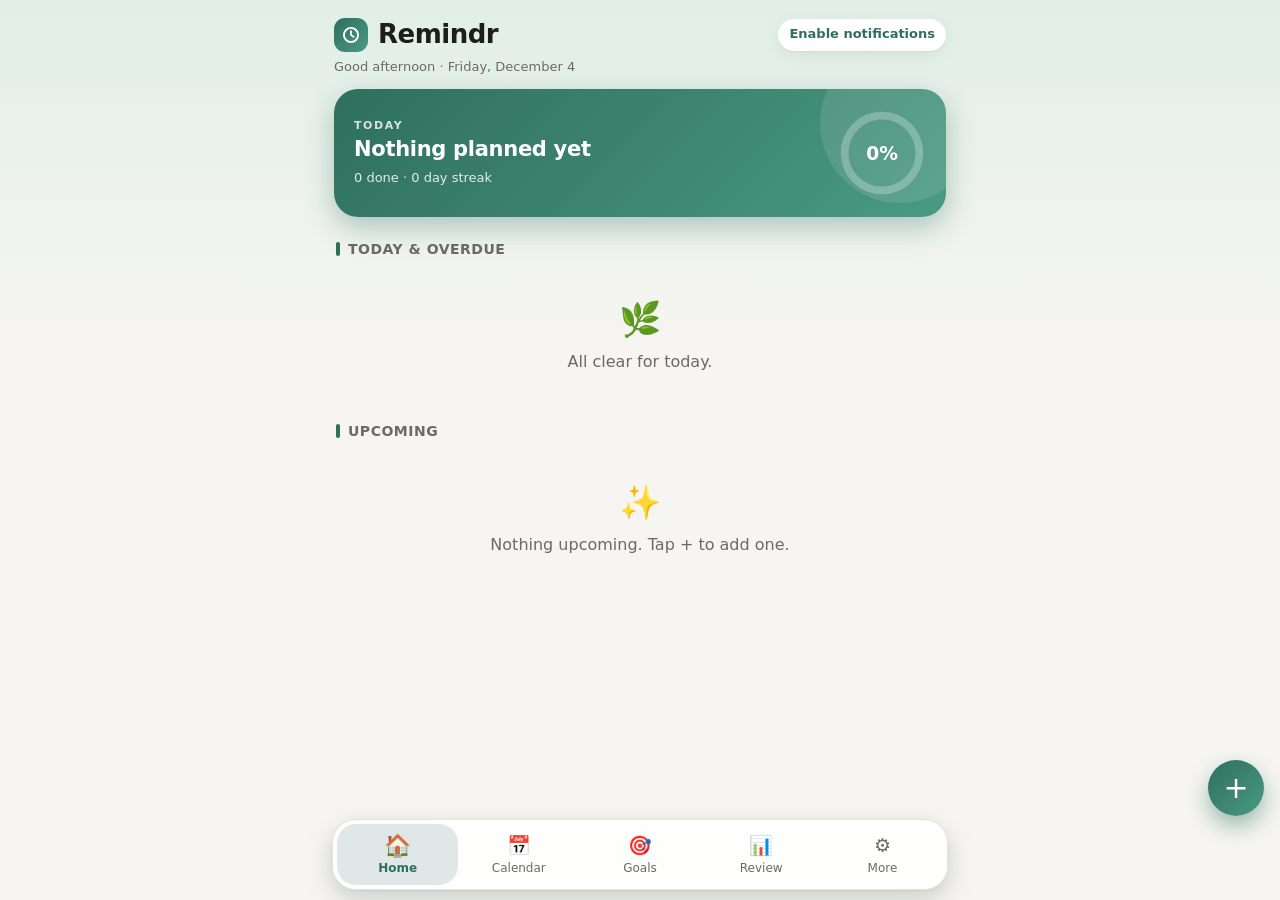
<file: index.html>
<!doctype html>
<html lang="en">
  <head>
    <meta charset="utf-8" />
    <meta
      name="viewport"
      content="width=device-width, initial-scale=1, viewport-fit=cover"
    />
    <meta name="apple-mobile-web-app-capable" content="yes" />
    <meta name="mobile-web-app-capable" content="yes" />
    <meta name="apple-mobile-web-app-title" content="Remindr" />
    <meta name="theme-color" content="#2f6f5e" />
    <meta name="apple-mobile-web-app-status-bar-style" content="default" />
    <link rel="manifest" href="manifest.webmanifest" />
    <link rel="icon" href="icon-192.png" />
    <link rel="apple-touch-icon" href="icon-192.png" />
    <title>Remindr</title>
    <link rel="stylesheet" href="./CSS/style.css"
  </head>
  <body>
    <div id="splash">
      <svg class="logo" viewBox="0 0 24 24" aria-hidden="true">
        <circle cx="12" cy="1e2" r="8.5" />
        <path d="M12 7.5V12l3 2" /></svg
      ><b>Remindr</b>
    </div>
    <div id="toasts"></div>
    <main>
      <div class="top">
        <h1>
          <svg class="logo" viewBox="0 0 24 24" aria-hidden="true">
            <circle cx="12" cy="12" r="8.5" />
            <path d="M12 7.5V12l3 2" /></svg
          >Remindr
        </h1>
        <button class="sm" id="alertBtn">Enable notifications</button>
      </div>
      <p class="m" id="greet"></p>
      <div id="view"></div>
    </main>
    <button id="fab" class="pri" aria-label="Add reminder">+</button>
    <nav id="nav">
      <button data-t="home" class="on"><span>🏠</span>Home</button>
      <button data-t="cal"><span>📅</span>Calendar</button>
      <button data-t="goals"><span>🎯</span>Goals</button>
      <button data-t="hist"><span>📊</span>Review</button>
      <button data-t="more"><span>⚙️</span>More</button>
    </nav>

    <div id="sheet">
      <form id="form">
        <div class="top">
          <b id="sheetTitle">New reminder</b
          ><button type="button" class="sm" id="cancel">Close</button>
        </div>
        <div>
          <label for="title">What do you want to do?</label
          ><input
            id="title"
            required
            maxlength="120"
            placeholder="e.g. Study signals, gym, call mom"
          />
        </div>
        <div class="row">
          <div>
            <label for="due">When</label
            ><input id="due" type="datetime-local" required />
          </div>
          <div>
            <label for="cat">Category</label
            ><input
              id="cat"
              list="cats"
              maxlength="24"
              placeholder="Study, Gym…"
            /><datalist id="cats"></datalist>
          </div>
        </div>
        <div>
          <label for="repeat">Repeat</label>
          <select id="repeat">
            <option value="none">Just once</option>
            <option value="daily">Every day</option>
            <option value="weekdays">Weekdays (Mon–Fri)</option>
            <option value="custom">Specific days…</option>
            <option value="weekly">Every week</option>
            <option value="monthly">Every month</option>
          </select>
        </div>
        <div class="days" id="days" style="display: none"></div>
        <div class="row">
          <div>
            <label for="goalN">Goal: how many times? (optional)</label
            ><input
              id="goalN"
              type="number"
              min="1"
              max="99"
              inputmode="numeric"
              placeholder="e.g. 3"
            />
          </div>
          <div>
            <label for="goalPer">Per</label
            ><select id="goalPer">
              <option value="week">week</option>
              <option value="month">month</option>
            </select>
          </div>
        </div>
        <div>
          <label for="note">Note (optional)</label
          ><input id="note" maxlength="200" />
        </div>
        <button class="pri" type="submit">Save</button>
      </form>
    </div>
    <input type="file" id="sfile" accept="audio/*" style="display: none" />
    <input
      type="file"
      id="file"
      accept=".json,application/json"
      style="display: none"
    />

    <script src="./JavaScripts/app.js"></script>
  </body>
</html>
</file>
<file: CSS/style.css>
:root {
  --bg: #f6f5f1;
  --card: #fff;
  --ink: #1d1d1b;
  --mute: #6b6a64;
  --line: #e4e2da;
  --accent: #2f6f5e;
  --ai: #fff;
  --warn: #b4541a;
  --bar: #dfe9e5;
  box-sizing: border-box;
  padding-top: env(safe-area-inset-top, 0px);
  padding-bottom: env(safe-area-inset-bottom, 0px);
  color-scheme: light;
}
@media (prefers-color-scheme: dark) {
  :root:not([data-theme="light"]) {
    --bg: #161715;
    --card: #1f211e;
    --ink: #ecebe6;
    --mute: #9b9a92;
    --line: #33352f;
    --accent: #5fb89f;
    --ai: #0f1a16;
    --warn: #e08a52;
    --bar: #2a3a34;
    color-scheme: dark;
  }
}
:root[data-theme="dark"] {
  --bg: #161715;
  --card: #1f211e;
  --ink: #ecebe6;
  --mute: #9b9a92;
  --line: #33352f;
  --accent: #5fb89f;
  --ai: #0f1a16;
  --warn: #e08a52;
  --bar: #2a3a34;
  color-scheme: dark;
}
html {
  scroll-padding-top: env(safe-area-inset-top, 0px);
}
* {
  box-sizing: border-box;
  -webkit-tap-highlight-color: transparent;
}
body {
  margin: 0;
  background: var(--bg);
  color: var(--ink);
  font:
    16px/1.45 system-ui,
    -apple-system,
    "Segoe UI",
    Roboto,
    sans-serif;
}
main {
  max-width: 640px;
  margin: 0 auto;
  padding: 16px 14px 150px;
}
h1 {
  font-size: 24px;
  margin: 0;
  letter-spacing: -0.5px;
}
h2 {
  font-size: 14px;
  color: var(--mute);
  margin: 18px 2px 8px;
  text-transform: uppercase;
  letter-spacing: 0.5px;
}
.m {
  color: var(--mute);
  font-size: 13px;
}
.t {
  font-weight: 600;
  overflow-wrap: anywhere;
}
.due {
  color: var(--warn);
  font-weight: 600;
}
.card {
  background: var(--card);
  border: 1px solid var(--line);
  border-radius: 14px;
  padding: 13px;
  margin-bottom: 10px;
}
input,
select,
button {
  font: inherit;
  color: var(--ink);
}
input,
select {
  width: 100%;
  padding: 11px;
  border: 1px solid var(--line);
  border-radius: 10px;
  background: var(--bg);
  min-height: 44px;
}
label {
  font-size: 12px;
  color: var(--mute);
  display: block;
  margin-bottom: 3px;
}
button {
  cursor: pointer;
  border: 1px solid var(--line);
  background: var(--card);
  border-radius: 10px;
  padding: 9px 13px;
  min-height: 40px;
}
button.pri {
  background: var(--accent);
  color: var(--ai);
  border-color: var(--accent);
  font-weight: 600;
}
button.sm {
  padding: 5px 10px;
  min-height: 32px;
  font-size: 13px;
}
.row {
  display: flex;
  gap: 10px;
  flex-wrap: wrap;
}
.row > * {
  flex: 1;
  min-width: 120px;
}
.top {
  display: flex;
  justify-content: space-between;
  align-items: center;
  margin-bottom: 12px;
}
.stats {
  display: grid;
  grid-template-columns: repeat(3, 1fr);
  gap: 8px;
}
.stats .card {
  text-align: center;
  margin: 0;
}
.stats b {
  font-size: 22px;
  display: block;
}
.chips {
  display: flex;
  gap: 6px;
  overflow-x: auto;
  margin: 12px 0 2px;
  padding-bottom: 4px;
}
.chip {
  border-radius: 99px;
  white-space: nowrap;
  padding: 5px 12px;
  min-height: 32px;
  font-size: 13px;
}
.chip.on {
  background: var(--ink);
  color: var(--bg);
  border-color: var(--ink);
}
.item {
  display: flex;
  gap: 12px;
  align-items: flex-start;
}
.item .mn {
  flex: 1;
  min-width: 0;
}
.chk {
  width: 30px;
  height: 30px;
  border-radius: 50%;
  border: 2px solid var(--accent);
  background: none;
  padding: 0;
  min-height: 0;
  flex: none;
  margin-top: 1px;
}
.dot {
  display: inline-block;
  width: 9px;
  height: 9px;
  border-radius: 50%;
  margin-right: 5px;
}
.bar {
  height: 8px;
  background: var(--bar);
  border-radius: 9px;
  margin-top: 8px;
  overflow: hidden;
}
.bar i {
  display: block;
  height: 100%;
  background: var(--accent);
}
.acts {
  display: flex;
  gap: 6px;
  margin-top: 8px;
  flex-wrap: wrap;
}
.empty {
  text-align: center;
  color: var(--mute);
  padding: 26px 10px;
}
nav {
  position: fixed;
  left: 0;
  right: 0;
  bottom: 0;
  background: var(--card);
  border-top: 1px solid var(--line);
  display: flex;
  padding-bottom: env(safe-area-inset-bottom, 0px);
  z-index: 10;
}
nav button {
  flex: 1;
  border: 0;
  border-radius: 0;
  background: none;
  font-size: 12px;
  color: var(--mute);
  padding: 8px 2px;
  min-height: 54px;
}
nav button.on {
  color: var(--accent);
  font-weight: 700;
}
nav button span {
  display: block;
  font-size: 19px;
}
#fab {
  position: fixed;
  right: 16px;
  bottom: calc(70px + env(safe-area-inset-bottom, 0px));
  width: 56px;
  height: 56px;
  border-radius: 50%;
  font-size: 30px;
  line-height: 1;
  padding: 0;
  z-index: 11;
  box-shadow: 0 4px 14px #0004;
}
#sheet {
  position: fixed;
  inset: 0;
  background: #0007;
  z-index: 30;
  display: none;
  align-items: flex-end;
  justify-content: center;
}
#sheet.on {
  display: flex;
}
#sheet form {
  background: var(--card);
  width: 100%;
  max-width: 640px;
  max-height: 92%;
  overflow-y: auto;
  border-radius: 18px 18px 0 0;
  padding: 16px 16px calc(20px + env(safe-area-inset-bottom, 0px));
  display: grid;
  gap: 10px;
}
.days {
  display: flex;
  gap: 5px;
}
.days button {
  flex: 1;
  min-width: 0;
  padding: 8px 0;
  border-radius: 99px;
}
.days button.on {
  background: var(--accent);
  color: var(--ai);
  border-color: var(--accent);
}
.cal {
  display: grid;
  grid-template-columns: repeat(7, 1fr);
  gap: 4px;
  text-align: center;
}
.cal .h {
  font-size: 11px;
  color: var(--mute);
}
.cal button {
  min-height: 44px;
  padding: 2px;
  border-radius: 10px;
  font-size: 14px;
  position: relative;
}
.cal button.today {
  border-color: var(--accent);
  font-weight: 700;
}
.cal button.sel {
  background: var(--accent);
  color: var(--ai);
}
.cal button i {
  position: absolute;
  bottom: 4px;
  left: 50%;
  width: 5px;
  height: 5px;
  margin-left: -2px;
  border-radius: 50%;
  background: var(--warn);
}
.cal button.sel i {
  background: var(--ai);
}
#toasts {
  position: fixed;
  left: 0;
  right: 0;
  top: calc(8px + env(safe-area-inset-top, 0px));
  display: grid;
  gap: 8px;
  padding: 0 12px;
  z-index: 50;
  max-width: 640px;
  margin: 0 auto;
}
.toast {
  background: var(--ink);
  color: var(--bg);
  border-radius: 12px;
  padding: 11px 13px;
  display: flex;
  gap: 8px;
  align-items: center;
  box-shadow: 0 6px 20px #0004;
}
.toast span {
  flex: 1;
}
.toast button {
  background: var(--bg);
  color: var(--ink);
}

@keyframes rise {
  from {
    opacity: 0;
    transform: translateY(12px);
  }
  to {
    opacity: 1;
    transform: none;
  }
}
@keyframes slide {
  from {
    transform: translateY(100%);
  }
  to {
    transform: none;
  }
}
@keyframes fade {
  from {
    opacity: 0;
  }
  to {
    opacity: 1;
  }
}
#view.anim .card,
#view.anim .chip {
  animation: rise 0.35s ease-out backwards;
}
#view.anim .card:nth-child(2) {
  animation-delay: 0.05s;
}
#view.anim .card:nth-child(3) {
  animation-delay: 0.1s;
}
#view.anim .card:nth-child(n + 4) {
  animation-delay: 0.15s;
}
.card {
  transition:
    opacity 0.25s,
    transform 0.25s;
}
.card.gone {
  opacity: 0;
  transform: translateX(40px);
}
.chk {
  transition: background 0.2s;
}
.gone .chk {
  background: var(--accent);
}
button:active {
  transform: scale(0.97);
}
#sheet.on {
  animation: fade 0.2s;
}
#sheet.on form {
  animation: slide 0.28s ease-out;
}
#greet {
  margin: -8px 0 12px;
}
html {
  -webkit-text-size-adjust: 100%;
}
@media (prefers-reduced-motion: reduce) {
  * {
    animation: none !important;
    transition: none !important;
  }
}

/* ---- visual refresh ---- */
:root {
  --a2: #4a9a82;
  --tint: #e1eee8;
  --sh: 0 1px 2px #0000000d, 0 6px 18px #2f6f5e14;
}
@media (prefers-color-scheme: dark) {
  :root:not([data-theme="light"]) {
    --a2: #7fd1b8;
    --tint: #1b2a25;
    --sh: 0 1px 2px #0006, 0 8px 22px #0004;
  }
}
:root[data-theme="dark"] {
  --a2: #7fd1b8;
  --tint: #1b2a25;
  --sh: 0 1px 2px #0006, 0 8px 22px #0004;
}
body {
  background: var(--bg) linear-gradient(180deg, var(--tint), transparent 340px)
    no-repeat;
  min-height: 100vh;
}
h1 {
  font-size: 26px;
  font-weight: 800;
  display: flex;
  align-items: center;
}
.logo {
  width: 34px;
  height: 34px;
  padding: 7px;
  border-radius: 11px;
  margin-right: 10px;
  background: linear-gradient(135deg, var(--accent), var(--a2));
  fill: none;
  stroke: var(--ai);
  stroke-width: 2.2;
  stroke-linecap: round;
  stroke-linejoin: round;
}
h2 {
  display: flex;
  align-items: center;
  gap: 8px;
  margin: 22px 2px 10px;
}
h2::before {
  content: "";
  width: 4px;
  height: 14px;
  border-radius: 3px;
  background: var(--accent);
}
#alertBtn {
  border-radius: 99px;
  box-shadow: var(--sh);
  border-color: transparent;
  font-weight: 600;
  color: var(--accent);
}
.hero {
  display: flex;
  justify-content: space-between;
  align-items: center;
  gap: 14px;
  padding: 20px;
  border-radius: 24px;
  color: var(--ai);
  background: linear-gradient(135deg, var(--accent), var(--a2));
  box-shadow: 0 10px 28px color-mix(in srgb, var(--accent) 35%, transparent);
  position: relative;
  overflow: hidden;
}
.hero::after {
  content: "";
  position: absolute;
  right: -34px;
  top: -46px;
  width: 160px;
  height: 160px;
  border-radius: 50%;
  background: var(--ai);
  opacity: 0.1;
}
.hk {
  font-size: 11px;
  letter-spacing: 1.6px;
  opacity: 0.8;
  font-weight: 700;
}
.hm {
  font-size: 21px;
  font-weight: 800;
  line-height: 1.2;
  margin: 4px 0 6px;
  letter-spacing: -0.3px;
}
.hero .m {
  color: inherit;
  opacity: 0.85;
}
.ring {
  width: 88px;
  height: 88px;
  flex: none;
  position: relative;
  z-index: 1;
}
.rt {
  fill: none;
  stroke: var(--ai);
  opacity: 0.25;
  stroke-width: 7;
}
.rp {
  fill: none;
  stroke: var(--ai);
  stroke-width: 7;
  stroke-linecap: round;
}
.rx {
  fill: var(--ai);
  font-size: 17px;
  font-weight: 800;
}
@keyframes ringin {
  from {
    stroke-dashoffset: 214;
  }
}
#view.anim .rp {
  animation: ringin 0.9s ease-out;
}
.card {
  border-radius: 18px;
  box-shadow: var(--sh);
  border-color: transparent;
}
.card.item {
  border-left: 4px solid var(--c, var(--line));
  padding-left: 12px;
}
.card.late {
  background: linear-gradient(
    90deg,
    color-mix(in srgb, var(--warn) 11%, var(--card)),
    var(--card) 70%
  );
}
.chk {
  width: 32px;
  height: 32px;
  display: grid;
  place-items: center;
  background: var(--card);
}
.chk svg {
  width: 18px;
  height: 18px;
  fill: none;
  stroke: var(--ai);
  stroke-width: 3;
  stroke-linecap: round;
  stroke-linejoin: round;
  stroke-dasharray: 24;
  stroke-dashoffset: 24;
  transition: stroke-dashoffset 0.25s;
}
.chk:active,
.gone .chk {
  background: var(--accent);
}
.chk:active svg,
.gone .chk svg {
  stroke-dashoffset: 0;
}
@media (hover: hover) {
  .chk:hover {
    background: var(--accent);
  }
  .chk:hover svg {
    stroke-dashoffset: 0;
  }
}
.acts button {
  border-radius: 99px;
  background: transparent;
  color: var(--mute);
}
.acts [data-a="del"] {
  color: var(--warn);
}
.chip {
  box-shadow: var(--sh);
  border-color: transparent;
}
.bar {
  height: 10px;
}
.bar i {
  background: linear-gradient(90deg, var(--accent), var(--a2));
  border-radius: 9px;
}
.empty .big {
  display: block;
  font-size: 34px;
  margin-bottom: 6px;
}
input,
select {
  border-radius: 12px;
}
input:focus,
select:focus {
  outline: 2px solid var(--accent);
  outline-offset: 1px;
}
#sheet form {
  border-radius: 26px 26px 0 0;
}
#sheet form::before {
  content: "";
  width: 42px;
  height: 4px;
  border-radius: 3px;
  background: var(--line);
  margin: -4px auto 2px;
}
#sheet form button.pri {
  min-height: 50px;
  font-size: 17px;
  border-radius: 14px;
  background: linear-gradient(135deg, var(--accent), var(--a2));
  border: 0;
}
.cal button {
  border-color: transparent;
  background: transparent;
}
.cal button.today {
  box-shadow: inset 0 0 0 2px var(--accent);
}
.cal button.sel {
  background: linear-gradient(135deg, var(--accent), var(--a2));
}
nav {
  left: 12px;
  right: 12px;
  bottom: calc(10px + env(safe-area-inset-bottom, 0px));
  max-width: 616px;
  margin: 0 auto;
  padding: 4px;
  border: 1px solid var(--line);
  border-radius: 24px;
  box-shadow:
    var(--sh),
    0 10px 30px #0002;
  background: color-mix(in srgb, var(--card) 86%, transparent);
  -webkit-backdrop-filter: blur(14px);
  backdrop-filter: blur(14px);
}
nav button {
  border-radius: 19px;
  min-height: 52px;
  transition:
    background 0.2s,
    color 0.2s;
}
nav button.on {
  background: color-mix(in srgb, var(--accent) 15%, transparent);
}
nav button span {
  transition: transform 0.2s;
}
nav button.on span {
  transform: scale(1.15);
}
#fab {
  bottom: calc(84px + env(safe-area-inset-bottom, 0px));
  background: linear-gradient(135deg, var(--accent), var(--a2));
  border: 0;
  font-weight: 300;
  box-shadow: 0 10px 22px color-mix(in srgb, var(--accent) 45%, transparent);
}
#splash {
  position: fixed;
  inset: 0;
  z-index: 100;
  display: grid;
  place-content: center;
  justify-items: center;
  gap: 14px;
  background: linear-gradient(135deg, var(--accent), var(--a2));
  color: var(--ai);
  font-size: 28px;
  letter-spacing: -0.5px;
  pointer-events: none;
  animation: splash 0.5s ease-in 0.8s forwards;
}
#splash .logo {
  width: 84px;
  height: 84px;
  padding: 18px;
  border-radius: 26px;
  margin: 0;
  background: color-mix(in srgb, var(--ai) 22%, transparent);
  animation: pop 0.6s cubic-bezier(0.2, 1.4, 0.4, 1) backwards;
}
@keyframes splash {
  to {
    opacity: 0;
    visibility: hidden;
  }
}
@keyframes pop {
  from {
    transform: scale(0.4);
    opacity: 0;
  }
}
@media (prefers-reduced-motion: reduce) {
  #splash {
    display: none;
  }
}

/* ---- review + sound ---- */
.wk {
  display: flex;
  justify-content: space-between;
  align-items: center;
  margin-bottom: 12px;
}
.wk b {
  font-size: 16px;
}
.wk button {
  width: 44px;
  min-height: 40px;
  font-size: 20px;
  line-height: 1;
  border-radius: 99px;
  box-shadow: var(--sh);
  border-color: transparent;
}
.wk button:disabled {
  opacity: 0.35;
}
.stats {
  display: grid;
  grid-template-columns: repeat(3, 1fr);
  gap: 10px;
}
.stats .card {
  text-align: center;
  margin: 0;
  padding: 12px 6px;
}
.stats b {
  font-size: 24px;
  display: block;
}
.chart {
  width: 100%;
  height: auto;
  display: block;
}
.bb {
  fill: var(--accent);
  opacity: 0.45;
  transform-box: fill-box;
  transform-origin: bottom;
}
.bb.t {
  opacity: 1;
}
.bb.bz {
  fill: var(--line);
  opacity: 1;
}
.cv {
  fill: var(--ink);
  font-size: 12px;
  font-weight: 700;
  text-anchor: middle;
}
.cl {
  fill: var(--mute);
  font-size: 11px;
  text-anchor: middle;
}
.cl.t {
  fill: var(--accent);
  font-weight: 700;
}
@keyframes grow {
  from {
    transform: scaleY(0);
  }
}
#view.anim .bb {
  animation: grow 0.6s ease-out backwards;
}
.crow {
  display: flex;
  align-items: center;
  gap: 10px;
  margin: 9px 0;
}
.crow .nm {
  width: 92px;
  font-size: 14px;
  overflow: hidden;
  text-overflow: ellipsis;
  white-space: nowrap;
}
.crow .tr {
  flex: 1;
  height: 10px;
  background: var(--bar);
  border-radius: 9px;
  overflow: hidden;
}
.crow .tr i {
  display: block;
  height: 100%;
  border-radius: 9px;
}
.crow .ct {
  width: 26px;
  text-align: right;
}
.snds {
  display: grid;
  grid-template-columns: repeat(3, 1fr);
  gap: 8px;
}
.snds button {
  padding: 10px 4px;
  border-radius: 12px;
}
.snds button.on {
  background: var(--accent);
  color: var(--ai);
  border-color: var(--accent);
  font-weight: 700;
}
input[type="range"] {
  padding: 0;
  min-height: 0;
  border: 0;
  background: none;
  accent-color: var(--accent);
}
.chkrow {
  display: flex;
  align-items: center;
  gap: 10px;
}
.chkrow input {
  width: auto;
  min-height: 0;
}
</file>
